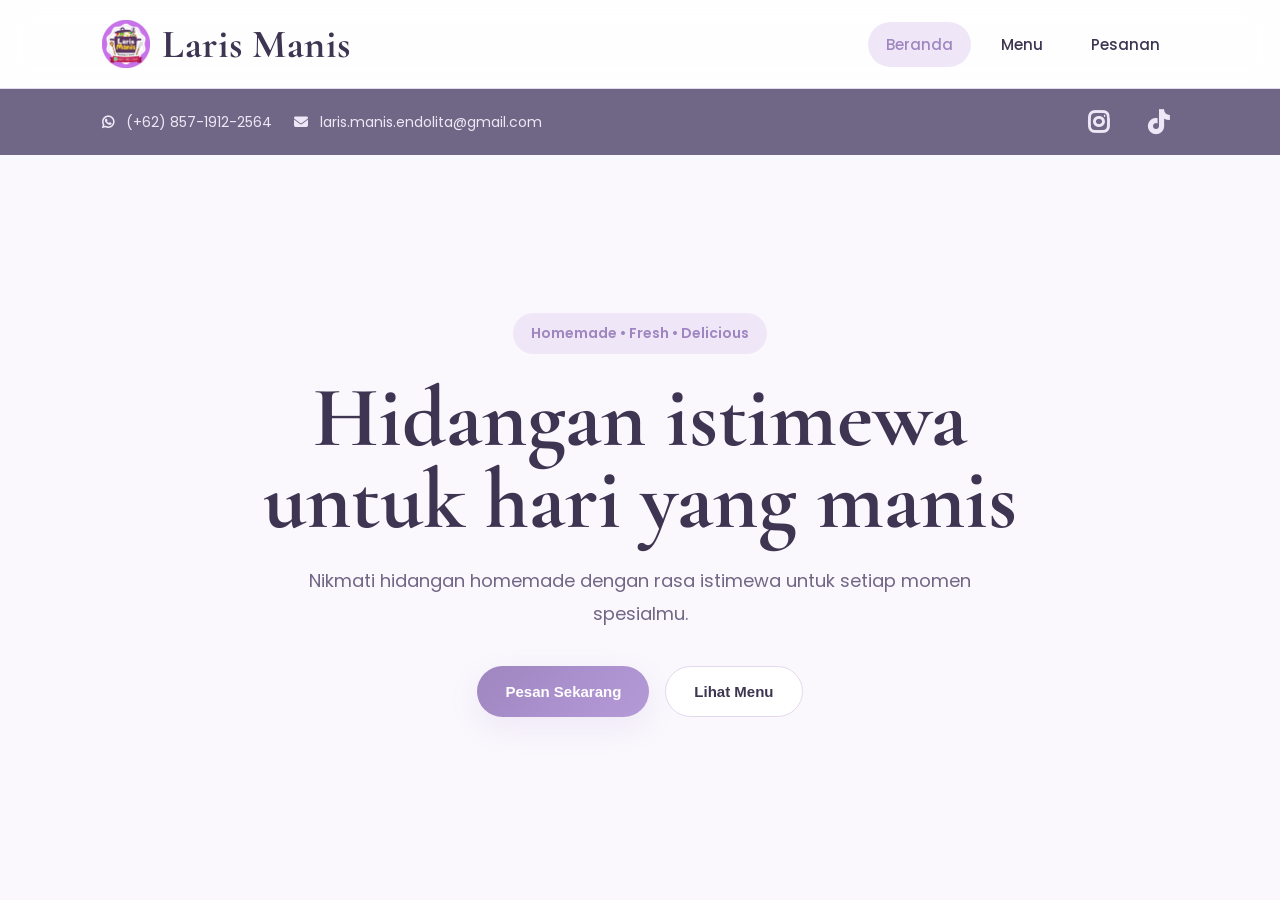
<file: index.html>
<!DOCTYPE html>
<html lang="id">
<head>

    <!-- Meta Tags -->

    <meta charset="UTF-8" />
    <meta name="viewport" content="width=device-width, initial-scale=1.0" />

    <!-- Title & Favicon -->

    <title>Laris Manis - Beranda</title>
    <link rel="icon" href="assets/images/icon.png" type="image/png">

    <!-- Fonts & Icons -->

    <link rel="preconnect" href="https://fonts.googleapis.com">
    <link rel="preconnect" href="https://fonts.gstatic.com" crossorigin>
    <link href="https://fonts.googleapis.com/css2?family=Poppins:wght@400;500;600;700&family=Cormorant+Garamond:wght@600;700&display=swap" rel="stylesheet">
    <link rel="stylesheet" href="https://cdnjs.cloudflare.com/ajax/libs/font-awesome/6.5.2/css/all.min.css">

    <!-- CSS -->

    <link rel="stylesheet" href="css/home.css">

</head>
<body>

    <!-- Navbar -->

    <nav class="navbar">

        <div class="logo">
            <img src="assets/images/icon.png" alt="Logo">

            <h1>Laris Manis</h1>
        </div>

        <ul class="nav-links">
            <li><a class="active" href="index.html">Beranda</a></li>
            <li><a href="menu/index.html">Menu</a></li>
            <li><a href="order/index.html">Pesanan</a></li>
        </ul>
        
    </nav>

    <!-- Contact Bar -->

    <div class="contactbar">

        <div class="contactbar-left">
            <span>
                <i class="fa-solid fa-brands fa-whatsapp"></i>
                (+62) 857-1912-2564
            </span>

            <span>
                <i class="fa-solid fa-envelope"></i>
                laris.manis.endolita@gmail.com
            </span>
        </div>

        <div class="contactbar-right">
            <a href="https://www.instagram.com/deslialea_22/">
                <i class="fa-solid fa-brands fa-instagram"></i>
            </a>
            <a href="https://www.tiktok.com/@larismanis__22">
                <i class="fa-solid fa-brands fa-tiktok"></i>
            </a>
        </div>

    </div>

    <!-- Hero -->

    <section class="hero">

        <div class="hero-content">

            <span class="hero-tag">
                Homemade • Fresh • Delicious
            </span>

            <h2>
                Hidangan istimewa<br>
                untuk hari yang manis
            </h2>

            <p>
                Nikmati hidangan homemade dengan rasa istimewa untuk setiap momen spesialmu.
            </p>

            <div class="hero-buttons">
                <button class="primary-btn" onclick="window.location.href='menu/index.html?welcome=true'">
                    Pesan Sekarang
                </button>

                <button class="secondary-btn" onclick="window.location.href='menu/index.html'">
                    Lihat Menu
                </button>
            </div>

        </div>

    </section>

</body>
</html>
</file>
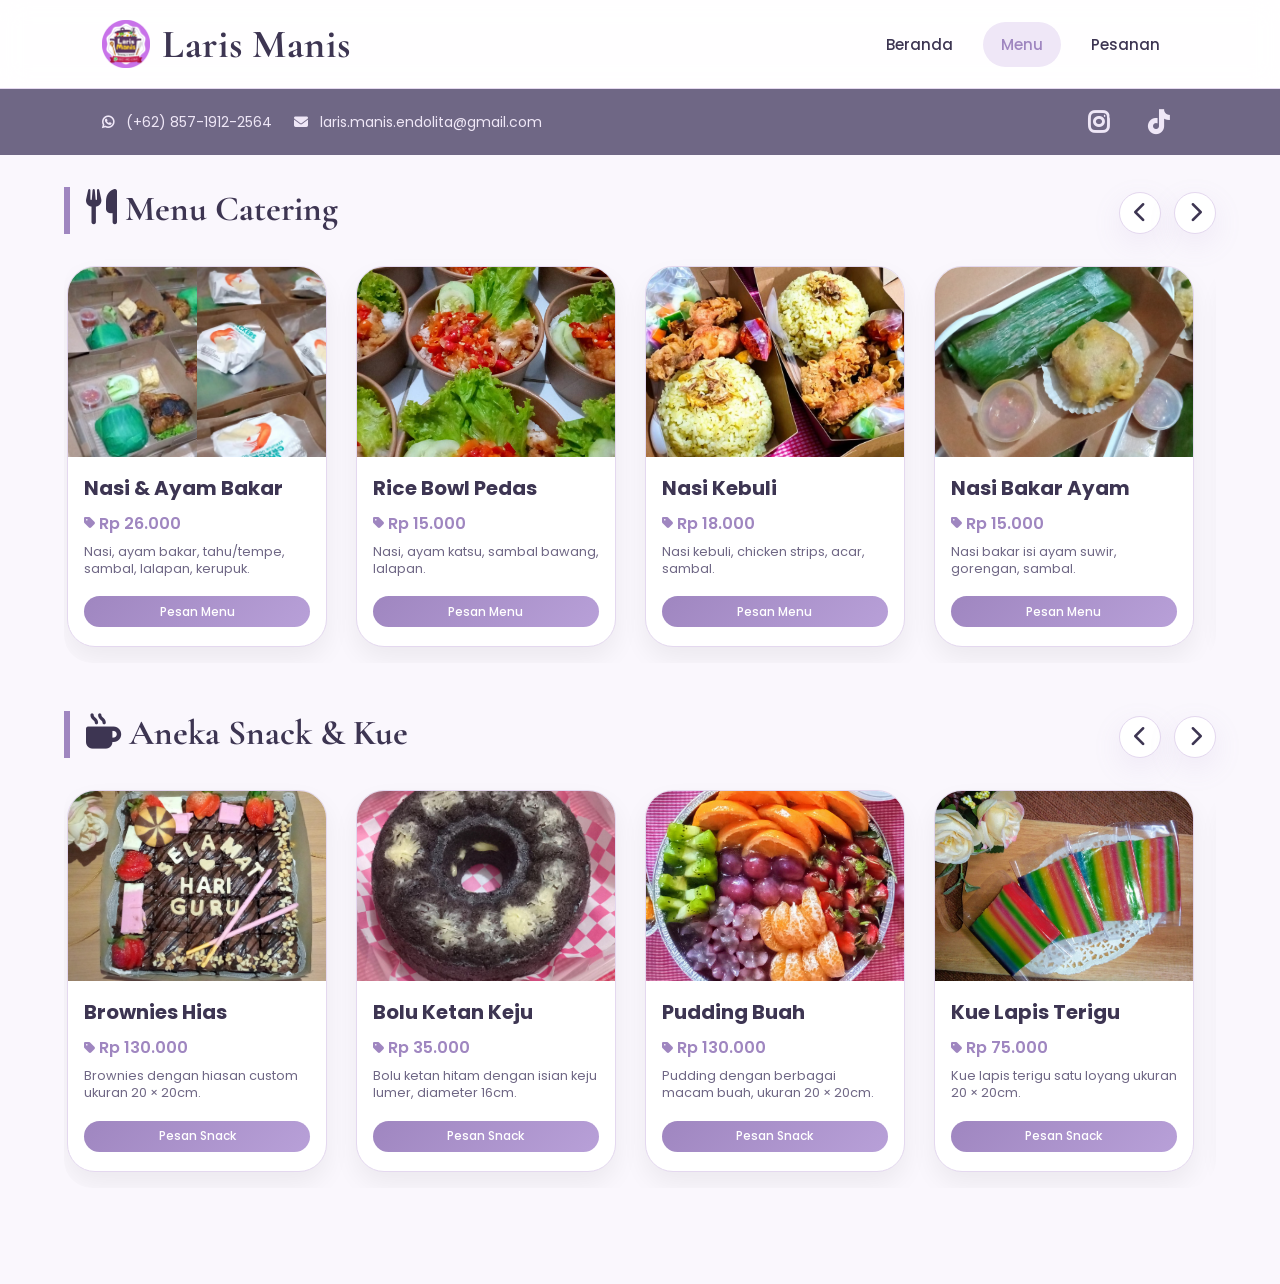
<file: menu/index.html>
<!DOCTYPE html>
<html lang="id">
<head>

    <!-- Meta Tags -->

    <meta charset="UTF-8" />
    <meta name="viewport" content="width=device-width, initial-scale=1.0" />

    <!-- Title & Favicon -->

    <title>Laris Manis - Menu</title>
    <link rel="icon" href="../assets/images/icon.png" type="image/png">

    <!-- Fonts & Icons -->

    <link rel="preconnect" href="https://fonts.googleapis.com">
    <link rel="preconnect" href="https://fonts.gstatic.com" crossorigin>
    <link href="https://fonts.googleapis.com/css2?family=Poppins:wght@400;500;600;700&family=Cormorant+Garamond:wght@600;700&display=swap" rel="stylesheet">
    <link rel="stylesheet" href="https://cdnjs.cloudflare.com/ajax/libs/font-awesome/6.5.2/css/all.min.css">

    <!-- CSS -->

    <link rel="stylesheet" href="../css/menu.css">

</head>
<body>

    <!-- Navbar -->

    <nav class="navbar">

        <div class="logo">
            <img src="../assets/images/icon.png" alt="Logo">

            <h1>Laris Manis</h1>
        </div>

        <ul class="nav-links">
            <li><a href="../index.html">Beranda</a></li>
            <li><a class="active" href="../menu/index.html">Menu</a></li>
            <li><a href="../order/index.html">Pesanan</a></li>
        </ul>

    </nav>

    <!-- Contact Bar -->

    <div class="contactbar">

        <div class="contactbar-left">
            <span>
                <i class="fa-solid fa-brands fa-whatsapp"></i>
                (+62) 857-1912-2564
            </span>

            <span>
                <i class="fa-solid fa-envelope"></i>
                laris.manis.endolita@gmail.com
            </span>
        </div>

        <div class="contactbar-right">
            <a href="https://www.instagram.com/deslialea_22/">
                <i class="fa-solid fa-brands fa-instagram"></i>
            </a>
            <a href="https://www.tiktok.com/@larismanis__22">
                <i class="fa-solid fa-brands fa-tiktok"></i>
            </a>
        </div>

    </div>

    <!-- Menu Container -->

    <div class="menu-container">

        <!-- Catering Section -->

        <div class="section-header">
            <h2><i class="fa-solid fa-utensils"></i> Menu Catering</h2>
            <div class="scroll-buttons">
                <button class="scroll-btn" id="scrollCateringLeftBtn"><i class="fas fa-chevron-left"></i></button>
                <button class="scroll-btn" id="scrollCateringRightBtn"><i class="fas fa-chevron-right"></i></button>
            </div>
        </div>

        <div class="scroll-wrapper" id="cateringWrapper">

            <div class="menu-cards" id="cateringCardsContainer">

                <div class="card">
                    <div class="card-img"><img src="../assets/images/nasiAyamBakar.png" alt="Nasi & Ayam Bakar" loading="lazy"></div>
                    <div class="card-content">
                        <h3>Nasi & Ayam Bakar</h3>
                        <div class="price"><i class="fa-solid fa-tag"></i> Rp 26.000</div>
                        <div class="desc">Nasi, ayam bakar, tahu/tempe, sambal, lalapan, kerupuk.</div>
                        <button class="order-small"
                            onclick="openOrderPrompt('Nasi & Ayam Bakar', 26000, '../assets/images/nasiAyamBakar.png')">
                            Pesan Menu
                        </button>
                    </div>
                </div>

                <div class="card">
                    <div class="card-img"><img src="../assets/images/riceBowlPedas.jpg" alt="Rice Bowl Pedas" loading="lazy"></div>
                    <div class="card-content">
                        <h3>Rice Bowl Pedas</h3>
                        <div class="price"><i class="fa-solid fa-tag"></i> Rp 15.000</div>
                        <div class="desc">Nasi, ayam katsu, sambal bawang, lalapan.</div>
                        <button class="order-small"
                            onclick="openOrderPrompt('Rice Bowl Pedas', 15000, '../assets/images/riceBowlPedas.jpg')">
                            Pesan Menu
                        </button>
                    </div>
                </div>

                <div class="card">
                    <div class="card-img"><img src="../assets/images/nasiKebuli.jpg" alt="Nasi Kebuli" loading="lazy"></div>
                    <div class="card-content">
                        <h3>Nasi Kebuli</h3>
                        <div class="price"><i class="fa-solid fa-tag"></i> Rp 18.000</div>
                        <div class="desc">Nasi kebuli, chicken strips, acar, sambal.</div>
                        <button class="order-small"
                            onclick="openOrderPrompt('Nasi Kebuli', 18000, '../assets/images/nasiKebuli.jpg')">
                            Pesan Menu
                        </button>
                    </div>
                </div>

                <div class="card">
                    <div class="card-img"><img src="../assets/images/nasiBakarAyam.jpg" alt="Nasi Bakar Ayam" loading="lazy"></div>
                    <div class="card-content">
                        <h3>Nasi Bakar Ayam</h3>
                        <div class="price"><i class="fa-solid fa-tag"></i> Rp 15.000</div>
                        <div class="desc">Nasi bakar isi ayam suwir, gorengan, sambal.</div>
                        <button class="order-small"
                            onclick="openOrderPrompt('Nasi Bakar Ayam', 15000, '../assets/images/nasiBakarAyam.jpg')">
                            Pesan Menu
                        </button>
                    </div>
                </div>

                <div class="card">
                    <div class="card-img"><img src="../assets/images/nasiChickenKatsu.jpg" alt="Nasi Chicken Katsu" loading="lazy"></div>
                    <div class="card-content">
                        <h3>Nasi Chicken Katsu</h3>
                        <div class="price"><i class="fa-solid fa-tag"></i> Rp 17.000</div>
                        <div class="desc">Nasi, chicken katsu, saus pedas, dan salad.</div>
                        <button class="order-small"
                            onclick="openOrderPrompt('Nasi Chicken Katsu', 17000, '../assets/images/nasiChickenKatsu.jpg')">
                            Pesan Menu
                        </button>
                    </div>
                </div>

                <div class="card">
                    <div class="card-img"><img src="../assets/images/spaghettiCarbonara.jpg" alt="Spaghetti Carbonara" loading="lazy"></div>
                    <div class="card-content">
                        <h3>Spaghetti Carbonara</h3>
                        <div class="price"><i class="fa-solid fa-tag"></i> Rp 18.000</div>
                        <div class="desc">Spaghetti, chicken strip, saus carbonara.</div>
                        <button class="order-small"
                            onclick="openOrderPrompt('Spaghetti Carbonara', 18000, '../assets/images/spaghettiCarbonara.jpg')">
                            Pesan Menu
                        </button>
                    </div>
                </div>

                <div class="card">
                    <div class="card-img"><img src="../assets/images/nasiMie.jpg" alt="Nasi & Mie" loading="lazy"></div>
                    <div class="card-content">
                        <h3>Nasi & Mie</h3>
                        <div class="price"><i class="fa-solid fa-tag"></i> Rp 17.000</div>
                        <div class="desc">Nasi, mie goreng sayur, steak ayam.</div>
                        <button class="order-small"
                            onclick="openOrderPrompt('Nasi & Mie', 17000, '../assets/images/nasiMie.jpg')">
                            Pesan Menu
                        </button>
                    </div>
                </div>

            </div>

        </div>

        <!-- Snack Section -->

        <div class="section-header snack-section">
            <h2><i class="fa-solid fa-mug-hot"></i> Aneka Snack & Kue</h2>
            <div class="scroll-buttons">
                <button class="scroll-btn" id="scrollSnackLeftBtn"><i class="fas fa-chevron-left"></i></button>
                <button class="scroll-btn" id="scrollSnackRightBtn"><i class="fas fa-chevron-right"></i></button>
            </div>
        </div>
        
        <div class="scroll-wrapper" id="snackWrapper">

            <div class="menu-cards" id="snackCardsContainer">

                <div class="card">
                    <div class="card-img"><img src="../assets/images/browniesHias.jpeg" alt="Brownies Hias"></div>
                    <div class="card-content">
                        <h3>Brownies Hias</h3>
                        <div class="price"><i class="fa-solid fa-tag"></i> Rp 130.000</div>
                        <div class="desc">Brownies dengan hiasan custom ukuran 20 × 20cm.</div>
                        <button class="order-small"
                            onclick="openOrderPrompt('Brownies Hias', 130000, '../assets/images/browniesHias.jpeg')">
                            Pesan Snack
                        </button>
                    </div>
                </div>

                <div class="card">
                    <div class="card-img"><img src="../assets/images/boluKetanKeju.jpg" alt="Bolu Ketan Keju"></div>
                    <div class="card-content">
                        <h3>Bolu Ketan Keju</h3>
                        <div class="price"><i class="fa-solid fa-tag"></i> Rp 35.000</div>
                        <div class="desc">Bolu ketan hitam dengan isian keju lumer, diameter 16cm.</div>
                        <button class="order-small"
                            onclick="openOrderPrompt('Bolu Ketan Keju', 35000, '../assets/images/boluKetanKeju.jpg')">
                            Pesan Snack
                        </button>
                    </div>
                </div>

                <div class="card">
                    <div class="card-img"><img src="../assets/images/puddingBuah.jpg" alt="Pudding Buah"></div>
                    <div class="card-content">
                        <h3>Pudding Buah</h3>
                        <div class="price"><i class="fa-solid fa-tag"></i> Rp 130.000</div>
                        <div class="desc">Pudding dengan berbagai macam buah, ukuran 20 × 20cm.</div>
                        <button class="order-small"
                            onclick="openOrderPrompt('Pudding Buah', 130000, '../assets/images/puddingBuah.jpg')">
                            Pesan Snack
                        </button>
                    </div>
                </div>

                <div class="card">
                    <div class="card-img"><img src="../assets/images/kueLapis.jpg" alt="Kue Lapis Tepung"></div>
                    <div class="card-content">
                        <h3>Kue Lapis Terigu</h3>
                        <div class="price"><i class="fa-solid fa-tag"></i> Rp 75.000</div>
                        <div class="desc">Kue lapis terigu satu loyang ukuran 20 × 20cm.</div>
                        <button class="order-small"
                            onclick="openOrderPrompt('Kue Lapis Terigu', 75000, '../assets/images/kueLapis.jpg')">
                            Pesan Snack
                        </button>
                    </div>
                </div>

                <div class="card">
                    <div class="card-img"><img src="../assets/images/miniCroissant.jpg" alt="Mini Croissant"></div>
                    <div class="card-content">
                        <h3>Mini Croissant</h3>
                        <div class="price"><i class="fa-solid fa-tag"></i> Rp 3.000</div>
                        <div class="desc">Mini croissant dengan olesan mentega dan taburan gula.</div>
                        <button class="order-small"
                            onclick="openOrderPrompt('Mini Croissant', 3000, '../assets/images/miniCroissant.jpg')">
                            Pesan Snack
                        </button>
                    </div>
                </div>

                <div class="card">
                    <div class="card-img"><img src="../assets/images/pieBuah.jpeg" alt="Pie Buah"></div>
                    <div class="card-content">
                        <h3>Pie Buah</h3>
                        <div class="price"><i class="fa-solid fa-tag"></i> Rp 5.000</div>
                        <div class="desc">Pie isi fla manis dan ditoppingi buah-buah segar.</div>
                        <button class="order-small"
                            onclick="openOrderPrompt('Pie Buah', 5000, '../assets/images/pieBuah.jpeg')">
                            Pesan Snack
                        </button>
                    </div>
                </div>

                <div class="card">
                    <div class="card-img"><img src="../assets/images/pieBrownies.jpg" alt="Pie Brownies"></div>
                    <div class="card-content">
                        <h3>Pie Brownies</h3>
                        <div class="price"><i class="fa-solid fa-tag"></i> Rp 5.000</div>
                        <div class="desc">Perpaduan antara brownies fudgy dan pie yang ditaburi keju.</div>
                        <button class="order-small"
                            onclick="openOrderPrompt('Pie Brownies', 5000, '../assets/images/pieBrownies.jpg')">
                            Pesan Snack
                        </button>
                    </div>
                </div>

                <div class="card">
                    <div class="card-img"><img src="../assets/images/browniesCup.jpg" alt="Brownies Cup"></div>
                    <div class="card-content">
                        <h3>Brownies Cup</h3>
                        <div class="price"><i class="fa-solid fa-tag"></i> Rp 7.000</div>
                        <div class="desc">Brownies fudgy dengan taburan choco-chip atau kacang.</div>
                        <button class="order-small"
                            onclick="openOrderPrompt('Brownies Cup', 7000, '../assets/images/browniesCup.jpg')">
                            Pesan Snack
                        </button>
                    </div>
                </div>

                <div class="card">
                    <div class="card-img"><img src="../assets/images/macaroniSchotel.jpg" alt="Macaroni Schotel"></div>
                    <div class="card-content">
                        <h3>Macaroni Schotel</h3>
                        <div class="price"><i class="fa-solid fa-tag"></i> Rp 7.000</div>
                        <div class="desc">Makaroni panggang campur daging yang ditaburi keju.</div>
                        <button class="order-small"
                            onclick="openOrderPrompt('Macaroni Schotel', 7000, '../assets/images/macaroniSchotel.jpg')">
                            Pesan Snack
                        </button>
                    </div>
                </div>

                <div class="card">
                    <div class="card-img"><img src="../assets/images/pastelSayur.jpg" alt="Pastel Sayur"></div>
                    <div class="card-content">
                        <h3>Pastel Sayur</h3>
                        <div class="price"><i class="fa-solid fa-tag"></i> Rp 3.000</div>
                        <div class="desc">Pastel isi campuran sayuran wortel dan kentang.</div>
                        <button class="order-small"
                            onclick="openOrderPrompt('Pastel Sayur', 3000, '../assets/images/pastelSayur.jpg')">
                            Pesan Snack
                        </button>
                    </div>
                </div>

                <div class="card">
                    <div class="card-img"><img src="../assets/images/risolMayo.jpg" alt="Risol Mayo"></div>
                    <div class="card-content">
                        <h3>Risol Mayo</h3>
                        <div class="price"><i class="fa-solid fa-tag"></i> Rp 3.000</div>
                        <div class="desc">Risol isi mayonnaise, sosis, dan potongan telur rebus.</div>
                        <button class="order-small"
                            onclick="openOrderPrompt('Risol Mayo', 3000, '../assets/images/risolMayo.jpg')">
                            Pesan Snack
                        </button>
                    </div>
                </div>

                <div class="card">
                    <div class="card-img"><img src="../assets/images/risolSayur.jpg" alt="Risol Sayur"></div>
                    <div class="card-content">
                        <h3>Risol Sayur</h3>
                        <div class="price"><i class="fa-solid fa-tag"></i> Rp 2.000</div>
                        <div class="desc">Risol isi campuran sayuran wortel dan kentang.</div>
                        <button class="order-small"
                            onclick="openOrderPrompt('Risol Sayur', 2000, '../assets/images/risolSayur.jpg')">
                            Pesan Snack
                        </button>
                    </div>
                </div>

                <div class="card">
                    <div class="card-img"><img src="../assets/images/dadarGulung.jpeg" alt="Dadar Gulung"></div>
                    <div class="card-content">
                        <h3>Dadar Gulung</h3>
                        <div class="price"><i class="fa-solid fa-tag"></i> Rp 2.000</div>
                        <div class="desc">Dadar gulung isi kelapa parut manis.</div>
                        <button class="order-small"
                            onclick="openOrderPrompt('Dadar Gulung', 2000, '../assets/images/dadarGulung.jpeg')">
                            Pesan Snack
                        </button>
                    </div>
                </div>

                <div class="card">
                    <div class="card-img"><img src="../assets/images/sosisSolo.jpg" alt="Sosis Solo"></div>
                    <div class="card-content">
                        <h3>Sosis Solo</h3>
                        <div class="price"><i class="fa-solid fa-tag"></i> Rp 3.000</div>
                        <div class="desc">Sosis solo dengan kulit lembut isi ayam.</div>
                        <button class="order-small"
                            onclick="openOrderPrompt('Sosis Solo', 3000, '../assets/images/sosisSolo.jpg')">
                            Pesan Snack
                        </button>
                    </div>
                </div>

            </div>

        </div>
        
    </div>

    <!-- Welcome Popup -->

    <div class="popup-overlay" id="welcomePopup">

        <div class="popup-box">

            <h2>Selamat Datang!</h2>

            <p>
                Untuk memesan menu, tekan tombol
                <strong>"Pesan Menu"</strong>
                pada menu yang ingin dipesan lalu konfirmasi di halaman pesanan.
            </p>

            <button onclick="closePopup()">
                Mengerti
            </button>

        </div>

    </div>

    <!-- Order Popup -->

    <div class="popup-overlay" id="orderPopup">

        <div class="popup-box">

            <h2>Tambah Pesanan</h2>

            <p id="popupMenuName">
                Nama Menu
            </p>

            <input
                type="number"
                id="orderQuantity"
                min="1"
                value="1"
                placeholder="Jumlah"
            >

            <div class="popup-buttons">
                <button class="secondary-popup-btn" onclick="closeOrderPopup()">Batal</button>
                <button class="primary-popup-btn" onclick="confirmOrder()">Tambah</button>
            </div>

        </div>

    </div>

    <!-- Scripts -->

    <script src="../js/menuPopup.js"></script>
    <script src="../js/orderPopup.js"></script>
    <script src="../js/horizontalScroll.js"></script>

    <script>
        setupHorizontalScroll("cateringWrapper", "scrollCateringLeftBtn", "scrollCateringRightBtn");
        setupHorizontalScroll("snackWrapper", "scrollSnackLeftBtn", "scrollSnackRightBtn");
    </script>

</body>
</html>
</file>
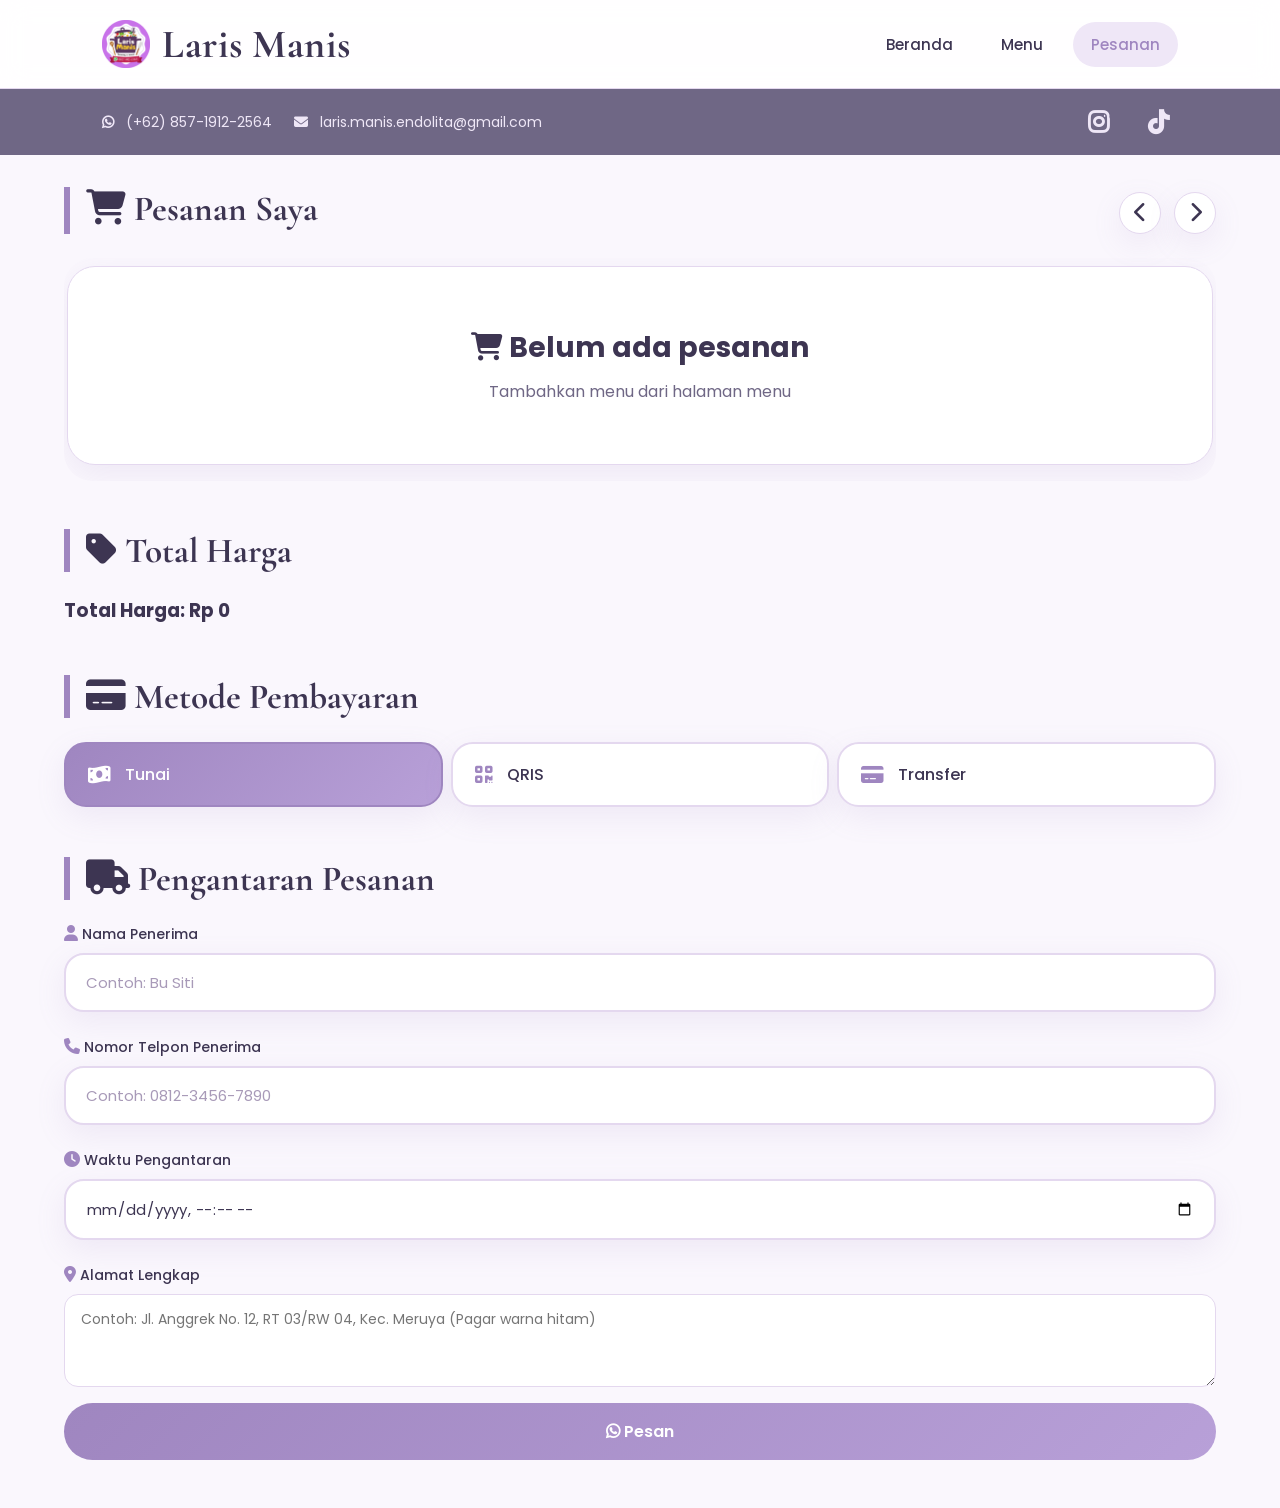
<file: order/index.html>
<!DOCTYPE html>
<html lang="id">
<head>

    <!-- Meta Tags -->

    <meta charset="UTF-8" />
    <meta name="viewport" content="width=device-width, initial-scale=1.0" />

    <!-- Title & Favicon -->

    <title>Laris Manis - Pesanan</title>
    <link rel="icon" href="../assets/images/icon.png" type="image/png">

    <!-- Fonts & Icons -->

    <link rel="preconnect" href="https://fonts.googleapis.com">
    <link rel="preconnect" href="https://fonts.gstatic.com" crossorigin>
    <link href="https://fonts.googleapis.com/css2?family=Poppins:wght@400;500;600;700&family=Cormorant+Garamond:wght@600;700&display=swap" rel="stylesheet">
    <link rel="stylesheet" href="https://cdnjs.cloudflare.com/ajax/libs/font-awesome/6.5.2/css/all.min.css">

    <!-- CSS -->

    <link rel="stylesheet" href="../css/order.css">

</head>
<body>

    <!-- Navbar -->

    <nav class="navbar">

        <div class="logo">
            <img src="../assets/images/icon.png" alt="Logo">

            <h1>Laris Manis</h1>
        </div>

        <ul class="nav-links">
            <li><a href="../index.html">Beranda</a></li>
            <li><a href="../menu/index.html">Menu</a></li>
            <li><a class="active" href="../order/index.html">Pesanan</a></li>
        </ul>

    </nav>

    <!-- Contact Bar -->

    <div class="contactbar">

        <div class="contactbar-left">
            <span>
                <i class="fa-solid fa-brands fa-whatsapp"></i>
                (+62) 857-1912-2564
            </span>

            <span>
                <i class="fa-solid fa-envelope"></i>
                laris.manis.endolita@gmail.com
            </span>
        </div>

        <div class="contactbar-right">
            <a href="https://www.instagram.com/deslialea_22/">
                <i class="fa-solid fa-brands fa-instagram"></i>
            </a>
            <a href="https://www.tiktok.com/@larismanis__22">
                <i class="fa-solid fa-brands fa-tiktok"></i>
            </a>
        </div>

    </div>

    <!-- Order Container -->

    <div class="order-container">

        <!-- Orders -->

        <div class="section-header">
            <h2><i class="fa-solid fa-shopping-cart"></i> Pesanan Saya</h2>
            <div class="scroll-buttons">
                <button class="scroll-btn" id="scrollOrderLeftBtn"><i class="fas fa-chevron-left"></i></button>
                <button class="scroll-btn" id="scrollOrderRightBtn"><i class="fas fa-chevron-right"></i></button>
            </div>
        </div>

        <div class="scroll-wrapper" id="orderWrapper"></div>

        <!-- Price Total -->

        <div class="section-header">
            <h2><i class="fa-solid fa-tag"></i> Total Harga</h2>
        </div>

        <div id="totalPrice"></div>
        <br>
        <br>

        <!-- Payment Methods -->

        <div class="section-header">
            <h2><i class="fa-solid fa-credit-card"></i> Metode Pembayaran</h2>
        </div>

        <div id="paymentMethods">

            <div class="payment-option">

                <input
                    type="radio"
                    class="payment-btn"
                    name="paymentMethod"
                    id="cashPayment"
                    value="cash"
                    checked
                >

                <label for="cashPayment"> <i class="fa-solid fa-money-bill-wave"></i> Tunai</label>

            </div>

            <div class="payment-option">

                <input
                    type="radio"
                    class="payment-btn"
                    name="paymentMethod"
                    id="qrisPayment"
                    value="qris"
                >

                <label for="qrisPayment"><i class="fa-solid fa-qrcode"></i> QRIS</label>

            </div>

            <div class="payment-option">

                <input
                    type="radio"
                    class="payment-btn"
                    name="paymentMethod"
                    id="transferPayment"
                    value="transfer"
                >

                <label for="transferPayment"><i class="fa-solid fa-credit-card"></i> Transfer</label>

            </div>

        </div>
        <br>
        <br>

        <!-- Delivery Infos -->

        <div class="section-header">
            <h2><i class="fa-solid fa-truck"></i> Pengantaran Pesanan</h2>
        </div>

        <div class="delivery-infos">

            <label for="customerName"><i class="fa-solid fa-user"></i> Nama Penerima</label>

            <input
                type="text"
                id="customerName"
                placeholder="Contoh: Bu Siti"
                required
            >
            <br>

            <label for="customerPhone"><i class="fa-solid fa-phone"></i> Nomor Telpon Penerima</label>

            <input
                type="tel"
                id="customerPhone"
                pattern="[0-9]{4}-[0-9]{4}-[0-9]{4}" 
                placeholder="Contoh: 0812-3456-7890"
                required
            >
            <br>

            <label for="deliveryTime"><i class="fa-solid fa-clock"></i> Waktu Pengantaran</label>

            <input
                type="datetime-local"
                id="deliveryTime"
                required
            >
            <br>

            <label for="customerAddress"><i class="fa-solid fa-map-marker-alt"></i> Alamat Lengkap</label>

            <textarea 
                id="customerAddress" 
                rows="3" 
                placeholder="Contoh: Jl. Anggrek No. 12, RT 03/RW 04, Kec. Meruya (Pagar warna hitam)"
                required
            ></textarea>
            
        </div>

        <button id="placeOrderButton" onclick="placeOrder()"><i class="fa-solid fa-brands fa-whatsapp"></i> Pesan</button>

    </div>

    <!-- Scripts -->
     
    <script src="../js/horizontalScroll.js"></script>
    <script src="../js/orderPage.js"></script>
    <script src="../js/placeOrder.js"></script>

    <script>
        setupHorizontalScroll("orderWrapper", "scrollOrderLeftBtn", "scrollOrderRightBtn");
    </script>

</body>
</html>
</file>
<file: css/home.css>
/* Variables */

:root {

    /* Colors */

    --purple-main: #9f86c0;
    --purple-dark: #6f6785;
    --purple-soft: #cdb4db;
    --purple-light: #efe7f7;

    --text-dark: #3d3552;
    --text-light: #6f6785;

    --white: #ffffff;
    --border: #e4d8ef;

    --shadow: 0 10px 30px rgba(159, 134, 192, 0.12);
}

/* Reset */

* {
    margin: 0;
    padding: 0;

    box-sizing: border-box;
}

body {
    font-family: "Poppins", sans-serif;

    background: #faf7fd;

    color: var(--text-dark);
}

/* Contact Bar */

.contactbar {
    background: var(--purple-dark);

    backdrop-filter: blur(10px);

    display: flex;
    justify-content: space-between;
    align-items: center;

    padding: 14px 8%;

    font-size: 14px;
}

.contactbar-left,
.contactbar-right {
    display: flex;
    align-items: center;

    gap: 22px;
}

.contactbar span {
    color: var(--purple-light);
}

.contactbar-left i {
    color: var(--purple-light);

    margin-right: 8px;
}

.contactbar-right i {
    color: var(--purple-light);

    font-size: 24px;
}

.contactbar a {
    width: 38px;
    height: 38px;

    display: flex;
    justify-content: center;
    align-items: center;

    border-radius: 50%;

    background: rgba(0, 0, 0, 0);

    color: var(--purple-main);

    text-decoration: none;

    transition: 0.25s;
}

.contactbar a:hover {
    transform: translateY(-2px);

    background: var(--purple-main);
    color: white;
}

/* Navbar */

.navbar {
    position: sticky;
    top: 0;

    z-index: 1000;

    background: rgba(255, 255, 255, 0.88);

    backdrop-filter: blur(14px);

    display: flex;
    justify-content: space-between;
    align-items: center;

    padding: 20px 8%;

    border-bottom: 1px solid var(--border);
}

/* Logo */

.logo {
    display: flex;
    align-items: center;

    gap: 12px;
}

.logo img {
    width: auto;
    height: 48px;
}

.logo h1 {
    font-family: "Cormorant Garamond", serif;

    font-size: 40px;
    font-weight: 700;

    letter-spacing: 0.5px;
}

/* Navigation */

.nav-links {
    display: flex;
    align-items: center;

    gap: 12px;

    list-style: none;
}

.nav-links a {
    text-decoration: none;

    color: var(--text-dark);

    font-size: 15px;
    font-weight: 500;

    padding: 12px 18px;

    border-radius: 999px;

    transition: 0.25s;
}

.nav-links a:hover,
.nav-links .active {
    background: var(--purple-light);

    color: var(--purple-main);
}

/* Hero */

.hero {
    min-height: 80vh;

    display: flex;
    justify-content: center;
    align-items: center;

    text-align: center;

    padding: 80px 20px;
}

.hero-content {
    max-width: 760px;
}

.hero-tag {
    display: inline-block;

    background: var(--purple-light);

    color: var(--purple-main);

    padding: 10px 18px;

    border-radius: 999px;

    font-size: 14px;
    font-weight: 600;

    margin-bottom: 24px;
}

.hero h2 {
    font-family: "Cormorant Garamond", serif;

    font-size: 86px;
    line-height: 0.95;

    margin-bottom: 24px;
}

.hero p {
    color: var(--text-light);

    font-size: 18px;
    line-height: 1.8;

    margin-bottom: 36px;
}

/* Hero Buttons */

.hero-buttons {
    display: flex;
    justify-content: center;

    gap: 16px;

    flex-wrap: wrap;
}

.primary-btn,
.secondary-btn {
    padding: 16px 28px;

    border-radius: 999px;

    font-size: 15px;
    font-weight: 600;

    cursor: pointer;

    transition: 0.25s;
}

.primary-btn {
    border: none;

    background:
        linear-gradient(
            135deg,
            var(--purple-main),
            #b59ad8
        );

    color: white;

    box-shadow: var(--shadow);
}

.primary-btn:hover {
    transform: translateY(-2px);
}

.secondary-btn {
    border: 1px solid var(--border);

    background: white;

    color: var(--text-dark);
}

.secondary-btn:hover {
    background: var(--purple-light);
}

/* Responsive */

@media (max-width: 900px) {
    .navbar {

        flex-direction: column;

        gap: 24px;
    }

    .hero h2 {
        font-size: 64px;
    }
}

@media (max-width: 650px) {
    .contactbar {

        flex-direction: column;

        gap: 16px;

        text-align: center;
    }

    .contactbar-left {

        flex-direction: column;

        gap: 12px;
    }

    .hero h2 {
        font-size: 48px;
    }

    .hero p {
        font-size: 16px;
    }

    .nav-links {

        flex-wrap: wrap;
        justify-content: center;
    }
}
</file>
<file: css/menu.css>
/* Variables */

:root {

    /* Colors */

    --purple-main: #9f86c0;
    --purple-dark: #6f6785;
    --purple-soft: #cdb4db;
    --purple-light: #efe7f7;

    --text-dark: #3d3552;
    --text-light: #6f6785;

    --white: #ffffff;
    --border: #e4d8ef;

    --shadow: 0 10px 30px rgba(159, 134, 192, 0.12);
}

/* Reset */

* {
    margin: 0;
    padding: 0;

    box-sizing: border-box;
}

body {
    font-family: "Poppins", sans-serif;

    background: #faf7fd;

    color: var(--text-dark);
}

/* Contact Bar */

.contactbar {
    background: var(--purple-dark);

    backdrop-filter: blur(10px);

    display: flex;
    justify-content: space-between;
    align-items: center;

    padding: 14px 8%;

    font-size: 14px;
}

.contactbar-left,
.contactbar-right {
    display: flex;
    align-items: center;

    gap: 22px;
}

.contactbar span {
    color: var(--purple-light);
}

.contactbar-left i {
    color: var(--purple-light);

    margin-right: 8px;
}

.contactbar-right i {
    color: var(--purple-light);

    font-size: 24px;
}

.contactbar a {
    width: 38px;
    height: 38px;

    display: flex;
    justify-content: center;
    align-items: center;

    border-radius: 50%;

    background: rgba(0, 0, 0, 0);

    color: var(--purple-main);

    text-decoration: none;

    transition: 0.25s;
}

.contactbar a:hover {
    transform: translateY(-2px);

    background: var(--purple-main);
    color: white;
}

/* Navbar */

.navbar {
    position: sticky;
    top: 0;

    z-index: 1000;

    background: rgba(255, 255, 255, 0.88);

    backdrop-filter: blur(14px);

    display: flex;
    justify-content: space-between;
    align-items: center;

    padding: 20px 8%;

    border-bottom: 1px solid var(--border);
}

/* Logo */

.logo {
    display: flex;
    align-items: center;

    gap: 12px;
}

.logo img {
    width: auto;
    height: 48px;
}

.logo h1 {
    font-family: "Cormorant Garamond", serif;

    font-size: 40px;
    font-weight: 700;

    letter-spacing: 0.5px;
}

/* Navigation */

.nav-links {
    display: flex;
    align-items: center;

    gap: 12px;

    list-style: none;
}

.nav-links a {
    text-decoration: none;

    color: var(--text-dark);

    font-size: 15px;
    font-weight: 500;

    padding: 12px 18px;

    border-radius: 999px;

    transition: 0.25s;
}

.nav-links a:hover,
.nav-links .active {
    background: var(--purple-light);

    color: var(--purple-main);
}

/* Menu Section */

.menu-container {
    max-width: 1400px;
    margin: 0 auto;
    padding: 2rem 5% 3rem;
}

.section-header {
    display: flex;
    justify-content: space-between;
    align-items: baseline;
    flex-wrap: wrap;

    margin-bottom: 1.5rem;
    padding-left: 1rem;

    border-left: 6px solid var(--purple-main);
}

.section-header h2 {
    font-family: "Cormorant Garamond", serif;
    font-size: 2.2rem;
    font-weight: 700;

    color: var(--text-dark);
}

.scroll-buttons {
    display: flex;
    gap: 0.8rem;
}

.scroll-btn {
    background: white;

    border: 1px solid var(--border);
    border-radius: 50%;

    width: 42px;
    height: 42px;

    font-size: 1.3rem;

    cursor: pointer;

    transition: 0.2s;

    color: var(--text-dark);

    box-shadow: var(--shadow);
}

.scroll-btn:hover {
    background: var(--purple-main);
    color: white;
    border-color: var(--purple-main);
}

.scroll-wrapper {
    overflow-x: auto;
    scroll-behavior: smooth;
    scrollbar-width: thin;
    -webkit-overflow-scrolling: touch;

    border-radius: 28px;
    margin-bottom: 3rem;
}

.scroll-wrapper::-webkit-scrollbar {
    height: 6px;
}

.scroll-wrapper::-webkit-scrollbar-track {
    background: #f0e2d4;
    border-radius: 10px;
}

.scroll-wrapper::-webkit-scrollbar-thumb {
    background: var(--purple-main);
    border-radius: 10px;
}

.menu-cards {
    display: flex;
    width: max-content;
    
    gap: 1.8rem;
    padding: 0.5rem 0.2rem 1rem 0.2rem;
}

.card {
    background: white;

    border: 1px solid var(--border);
    border-radius: 28px;
    
    width: 260px;

    flex-shrink: 0;

    overflow: hidden;
    
    cursor: default;
    
    box-shadow: 0 12px 26px rgba(0, 0, 0, 0.06);
}

.card:hover {
    transform: translateY(-6px);
    box-shadow: 0 20px 28px rgba(0, 0, 0, 0.1);
}

.card-img {
    width: 100%;
    height: 190px;

    overflow: hidden;
    display: flex;
    align-items: center;
    justify-content: center;

    background-color: var(--purple-light);
}

.card-img img {
    width: 100%;
    height: 100%;
    
    object-fit: cover;

    transition: transform 0.3s ease;
}

.card:hover .card-img img {
    transform: scale(1.03);
}

.card-content {
    padding: 1rem 1rem 1.2rem;
}

.card-content h3 {
    font-size: 1.25rem;
    font-weight: 700;

    margin-bottom: 0.3rem;
    
    color: var(--text-dark);
}

.card-content .price {
    color: var(--purple-main);

    font-weight: 600;
    font-size: 1rem;

    margin: 0.5rem 0;
    gap: 4px;

    display: flex;
    align-items: center;
}

.card-content .price i {
    font-size: 0.8rem;
}

.card-content .desc {
    font-size: 0.8rem;

    color: var(--text-light);

    line-height: 1.3;
    margin-bottom: 0.8rem;
}

.order-small {
    background: linear-gradient(
        135deg,
        var(--purple-main),
        #b8a0d8
    );
    color: var(--white);

    border: none;
    border-radius: 40px;
    
    width: 100%;

    padding: 0.4rem 1rem;
    margin-top: 0.4rem;

    font-family: inherit;
    font-weight: 500;
    font-size: 0.75rem;

    cursor: pointer;

    transition: 0.2s;
}

.order-small:hover {
    background: var(--purple-main);
    color: white;
}

.snack-section {
    margin-top: 1rem;
}

/* Popup */

.popup-overlay {
    position: fixed;
    display: flex;
    justify-content: center;
    align-items: center;
    
    background: rgba(0, 0, 0, 0.35);
    
    inset: 0;
    opacity: 0;
    
    pointer-events: none;

    transition: 0.25s;

    z-index: 5000;

    backdrop-filter: blur(4px);
}

.popup-overlay.show {
    opacity: 1;

    pointer-events: all;
}

.popup-box {
    width: 90%;
    max-width: 420px;

    background: white;

    border-radius: 28px;

    padding: 36px;

    text-align: center;

    box-shadow: 0 20px 60px rgba(0, 0, 0, 0.18);

    animation: popupIn 0.25s ease;
}

.popup-box h2 {
    font-family: "Cormorant Garamond", serif;
    font-size: 42px;

    margin-bottom: 16px;

    color: var(--text-dark);
}

.popup-box p {
    color: var(--text-light);

    line-height: 1.8;

    margin-bottom: 24px;
}

.popup-box button {
    border: none;

    background:
        linear-gradient(
            135deg,
            var(--purple-main),
            #b59ad8
        );

    color: white;

    padding: 14px 24px;

    border-radius: 999px;

    font-family: "Poppins", sans-serif;
    font-weight: 600;

    cursor: pointer;

    transition: 0.25s;
}

.popup-box button:hover {
    transform: translateY(-2px);
}

/* Order Popup */

.popup-box input {
    width: 100%;

    padding: 16px;

    border-radius: 14px;

    border: 1px solid var(--border);

    margin-top: 18px;
    margin-bottom: 24px;

    font-family: inherit;
    font-size: 16px;

    outline: none;
}

.popup-buttons {
    display: flex;

    gap: 12px;
}

.popup-buttons button {
    flex: 1;
}

.primary-popup-btn {
    border: none;

    background: var(--purple-main);

    color: white;

    padding: 14px;

    border-radius: 14px;

    cursor: pointer;

    font-weight: 600;
}

.secondary-popup-btn {
    border: 1px solid var(--border);

    background: white;

    padding: 14px;

    border-radius: 14px;

    cursor: pointer;

    font-weight: 600;
}

/* Animation */

@keyframes popupIn {
    from {
        opacity: 0;
        transform: scale(0.9);
    }

    to {
        opacity: 1;
        transform: scale(1);
    }
}

/* Responsive */

@media (max-width: 900px) {
    .navbar {

        flex-direction: column;

        gap: 24px;
    }

    .hero h2 {
        font-size: 64px;
    }
}

@media (max-width: 720px) {
    .navbar {
        flex-direction: column;
        text-align: center;
    }

    .nav-links {
        gap: 1.2rem;
    }

    .section-header {
        flex-direction: column;
        gap: 0.8rem;
        align-items: flex-start;
    }

    .card {
        width: 230px;
    }
    
    .card-img {
        height: 160px;
    }
}

@media (max-width: 650px) {
    .contactbar {

        flex-direction: column;

        gap: 16px;

        text-align: center;
    }

    .contactbar-left {

        flex-direction: column;

        gap: 12px;
    }

    .hero h2 {
        font-size: 48px;
    }

    .hero p {
        font-size: 16px;
    }

    .nav-links {

        flex-wrap: wrap;
        justify-content: center;
    }
}
</file>
<file: css/order.css>
/* Variables */

:root {

    /* Colors */

    --purple-main: #9f86c0;
    --purple-dark: #6f6785;
    --purple-soft: #cdb4db;
    --purple-light: #efe7f7;

    --text-dark: #3d3552;
    --text-light: #6f6785;

    --white: #ffffff;
    --border: #e4d8ef;

    --shadow: 0 10px 30px rgba(159, 134, 192, 0.12);
}

/* Reset */

* {
    margin: 0;
    padding: 0;

    box-sizing: border-box;
}

body {
    font-family: "Poppins", sans-serif;

    background: #faf7fd;

    color: var(--text-dark);
}

/* Contact Bar */

.contactbar {
    background: var(--purple-dark);

    backdrop-filter: blur(10px);

    display: flex;
    justify-content: space-between;
    align-items: center;

    padding: 14px 8%;

    font-size: 14px;
}

.contactbar-left,
.contactbar-right {
    display: flex;
    align-items: center;

    gap: 22px;
}

.contactbar span {
    color: var(--purple-light);
}

.contactbar-left i {
    color: var(--purple-light);

    margin-right: 8px;
}

.contactbar-right i {
    color: var(--purple-light);

    font-size: 24px;
}

.contactbar a {
    width: 38px;
    height: 38px;

    display: flex;
    justify-content: center;
    align-items: center;

    border-radius: 50%;

    background: rgba(0, 0, 0, 0);

    color: var(--purple-main);

    text-decoration: none;

    transition: 0.25s;
}

.contactbar a:hover {
    transform: translateY(-2px);

    background: var(--purple-main);
    color: white;
}

/* Navbar */

.navbar {
    position: sticky;
    top: 0;

    z-index: 1000;

    background: rgba(255, 255, 255, 0.88);

    backdrop-filter: blur(14px);

    display: flex;
    justify-content: space-between;
    align-items: center;

    padding: 20px 8%;

    border-bottom: 1px solid var(--border);
}

/* Logo */

.logo {
    display: flex;
    align-items: center;

    gap: 12px;
}

.logo img {
    width: auto;
    height: 48px;
}

.logo h1 {
    font-family: "Cormorant Garamond", serif;

    font-size: 40px;
    font-weight: 700;

    letter-spacing: 0.5px;
}

/* Navigation */

.nav-links {
    display: flex;
    align-items: center;

    gap: 12px;

    list-style: none;
}

.nav-links a {
    text-decoration: none;

    color: var(--text-dark);

    font-size: 15px;
    font-weight: 500;

    padding: 12px 18px;

    border-radius: 999px;

    transition: 0.25s;
}

.nav-links a:hover,
.nav-links .active {
    background: var(--purple-light);

    color: var(--purple-main);
}

/* Empty Order */

.empty-orders {
    width: 100%;

    background: white;

    padding: 60px 30px;
    
    text-align: center;
    
    border: 1px solid var(--border);
    border-radius: 28px;

    box-shadow: var(--shadow);
}

.empty-orders i {
    color: var(--text-dark);
}

.empty-orders h3 {
    color: var(--text-dark);

    font-size: 28px;

    margin-bottom: 10px;
}

.empty-orders p {
    color: var(--text-light);
}

/* Order Section */

.order-container {
    max-width: 1400px;
    margin: 0 auto;
    padding: 2rem 5% 3rem;
}

.section-header {
    display: flex;
    justify-content: space-between;
    align-items: baseline;
    flex-wrap: wrap;

    margin-bottom: 1.5rem;
    padding-left: 1rem;

    border-left: 6px solid var(--purple-main);
}

.section-header h2 {
    font-family: "Cormorant Garamond", serif;
    font-size: 2.2rem;
    font-weight: 700;

    color: var(--text-dark);
}

.scroll-buttons {
    display: flex;
    gap: 0.8rem;
}

.scroll-btn {
    background: white;

    border: 1px solid var(--border);
    border-radius: 50%;

    width: 42px;
    height: 42px;

    font-size: 1.3rem;

    cursor: pointer;

    transition: 0.2s;

    color: var(--text-dark);

    box-shadow: var(--shadow);
}

.scroll-btn:hover {
    background: var(--purple-main);
    color: white;
    border-color: var(--purple-main);
}

.scroll-wrapper {
    display: flex;
    overflow-x: auto;
    scroll-behavior: smooth;
    scrollbar-width: thin;
    -webkit-overflow-scrolling: touch;
    
    gap: 1.8rem;
    padding: 0.5rem 0.2rem 1rem 0.2rem;
    margin-bottom: 3rem;
    
    border-radius: 28px;
}

.scroll-wrapper::-webkit-scrollbar {
    height: 6px;
}

.scroll-wrapper::-webkit-scrollbar-track {
    background: #f0e2d4;
    border-radius: 10px;
}

.scroll-wrapper::-webkit-scrollbar-thumb {
    background: var(--purple-main);
    border-radius: 10px;
}

.card {
    background: white;

    border: 1px solid var(--border);
    border-radius: 28px;
    
    width: 260px;

    flex-shrink: 0;

    overflow: hidden;
    
    cursor: default;
    
    box-shadow: 0 12px 26px rgba(0, 0, 0, 0.06);
}

.card:hover {
    transform: translateY(-6px);
    box-shadow: 0 20px 28px rgba(0, 0, 0, 0.1);
}

.card-img {
    width: 100%;
    height: 190px;

    overflow: hidden;
    display: flex;
    align-items: center;
    justify-content: center;

    background-color: var(--purple-light);
}

.card-img img {
    width: 100%;
    height: 100%;
    
    object-fit: cover;

    transition: transform 0.3s ease;
}

.card:hover .card-img img {
    transform: scale(1.03);
}

.card-content {
    padding: 1rem 1rem 1.2rem;
}

.card-content h3 {
    font-size: 1.25rem;
    font-weight: 700;

    margin-bottom: 0.3rem;
    
    color: var(--text-dark);
}

.card-content .price {
    color: var(--purple-main);

    font-weight: 600;
    font-size: 1rem;

    margin: 0.5rem 0;
    gap: 4px;

    display: flex;
    align-items: center;
}

.card-content .price i {
    font-size: 0.8rem;
}

.card-content .desc {
    font-size: 0.8rem;

    color: var(--text-light);

    line-height: 1.3;
    margin-bottom: 0.8rem;
}

.card-content input {
    width: 100%;

    padding: 8px;

    border-radius: 40px;

    border: 1px solid var(--border);

    font-family: inherit;
    font-size: 16px;

    outline: none;
}

.remove-btn {
    background: linear-gradient(
        135deg,
        var(--purple-main),
        #b8a0d8
    );
    color: var(--white);

    border: none;
    border-radius: 40px;
    
    width: 100%;

    padding: 0.4rem 1rem;
    margin-top: 0.4rem;

    font-family: inherit;
    font-weight: 500;
    font-size: 0.75rem;

    cursor: pointer;

    transition: 0.2s;
}

.remove-btn:hover {
    background: var(--purple-main);
    color: white;
}

/* Payment Buttons */

#paymentMethods {
    display: flex;
    flex-direction: row;

    width: 100%;

    gap: 8px;
}

.payment-option {
    flex: 1;

    position: relative;
}

.payment-btn {
    display: none;
}
#paymentMethods label {
    display: flex;
    align-items: center;
    
    background: white;
    
    border: 2px solid var(--border);
    border-radius: 22px;
    
    padding: 18px 22px;
    gap: 14px;

    font-size: 16px;
    font-weight: 500;

    color: var(--text-dark);

    cursor: pointer;

    transition: 0.25s;

    box-shadow: var(--shadow);
}

#paymentMethods label i {
    font-size: 20px;

    color: var(--purple-main);

    transition: 0.25s;
}

#paymentMethods label:hover {
    transform: translateY(-2px);

    border-color: var(--purple-main);
}

.payment-btn:checked + label {
    background: linear-gradient(
        135deg,
        var(--purple-main),
        #b8a0d8
    ) !important;
    color: white !important;

    border-color: var(--purple-main) !important;
    
    box-shadow: 0 14px 30px rgba(159, 134, 192, 0.28);
}

.payment-btn:checked + label i {
    color: white !important;
}

/* Delivery Infos */

.delivery-infos {
    display: flex;
    flex-direction: column;
}


.delivery-infos label {
    display: flex;
    align-items: center;

    gap: 10px;

    font-size: 15px;
    font-weight: 600;

    color: var(--text-dark);
}

.delivery-infos label i {
    color: var(--purple-main);

    font-size: 16px;
}

.delivery-infos input {
    width: 100%;

    padding: 16px 20px;

    border: 2px solid var(--border);
    border-radius: 20px;

    background: white;

    font-family: inherit;
    font-size: 15px;

    color: var(--text-dark);

    outline: none;

    transition:
        border-color 0.25s,
        box-shadow 0.25s,
        transform 0.2s;

    box-shadow: var(--shadow);
}

.delivery-infos input::placeholder {
    color: #a89ab8;
}

.delivery-infos input:focus {
    border-color: var(--purple-main);

    box-shadow: 0 0 0 5px rgba(159, 134, 192, 0.14);

    transform: translateY(-1px);
}

.delivery-infos input[type="datetime-local"] {
    cursor: pointer;
}

.delivery-infos label {
    display: block;

    font-size: 14px;
    font-weight: 500;

    margin-bottom: 8px;

    color: var(--text-dark);
}

.delivery-infos textarea {
    width: 100%;

    padding: 14px 16px;
    margin-bottom: 16px;

    border: 1px solid var(--border);
    border-radius: 14px;

    font-family: inherit;
    font-size: 14px;

    outline: none;

    background-color: white;

    transition: 0.25s ease;
}

.delivery-infos input:focus,
.delivery-infos textarea:focus {
    border-color: var(--purple-main);
    
    box-shadow: 0 0 0 3px rgba(159, 134, 192, 0.15);
}

.delivery-infos textarea {
    resize: vertical;

    min-height: 80px;
}

/* Place Order Button */

#placeOrderButton {
    background: linear-gradient(
        135deg,
        var(--purple-main),
        #b8a0d8
    );
    color: var(--white);

    border: none;
    border-radius: 40px;

    padding: 16px 0;

    font-family: inherit;
    font-weight: 600;
    font-size: 16px;

    cursor: pointer;

    transition: 0.25s;

    width: 100%;
}

#placeOrderButton:hover {
    background: var(--purple-main);
    color: white;
}

/* Animation */

@keyframes popupIn {
    from {
        opacity: 0;
        transform: scale(0.9);
    }

    to {
        opacity: 1;
        transform: scale(1);
    }
}

/* Responsive */

@media (max-width: 900px) {
    .navbar {

        flex-direction: column;

        gap: 24px;
    }

    .hero h2 {
        font-size: 64px;
    }
}

@media (max-width: 720px) {
    .navbar {
        flex-direction: column;
        text-align: center;
    }

    .nav-links {
        gap: 1.2rem;
    }

    .section-header {
        flex-direction: column;
        gap: 0.8rem;
        align-items: flex-start;
    }
    
    .card {
        width: 230px;
    }

    .card-img {
        height: 160px;
    }
}

@media (max-width: 650px) {
    .contactbar {

        flex-direction: column;

        gap: 16px;

        text-align: center;
    }

    .contactbar-left {

        flex-direction: column;

        gap: 12px;
    }

    .hero h2 {
        font-size: 48px;
    }

    .hero p {
        font-size: 16px;
    }

    .nav-links {

        flex-wrap: wrap;
        justify-content: center;
    }
    
    .delivery-infos input {

        padding: 14px 16px;

        font-size: 14px;
    }
}
</file>
